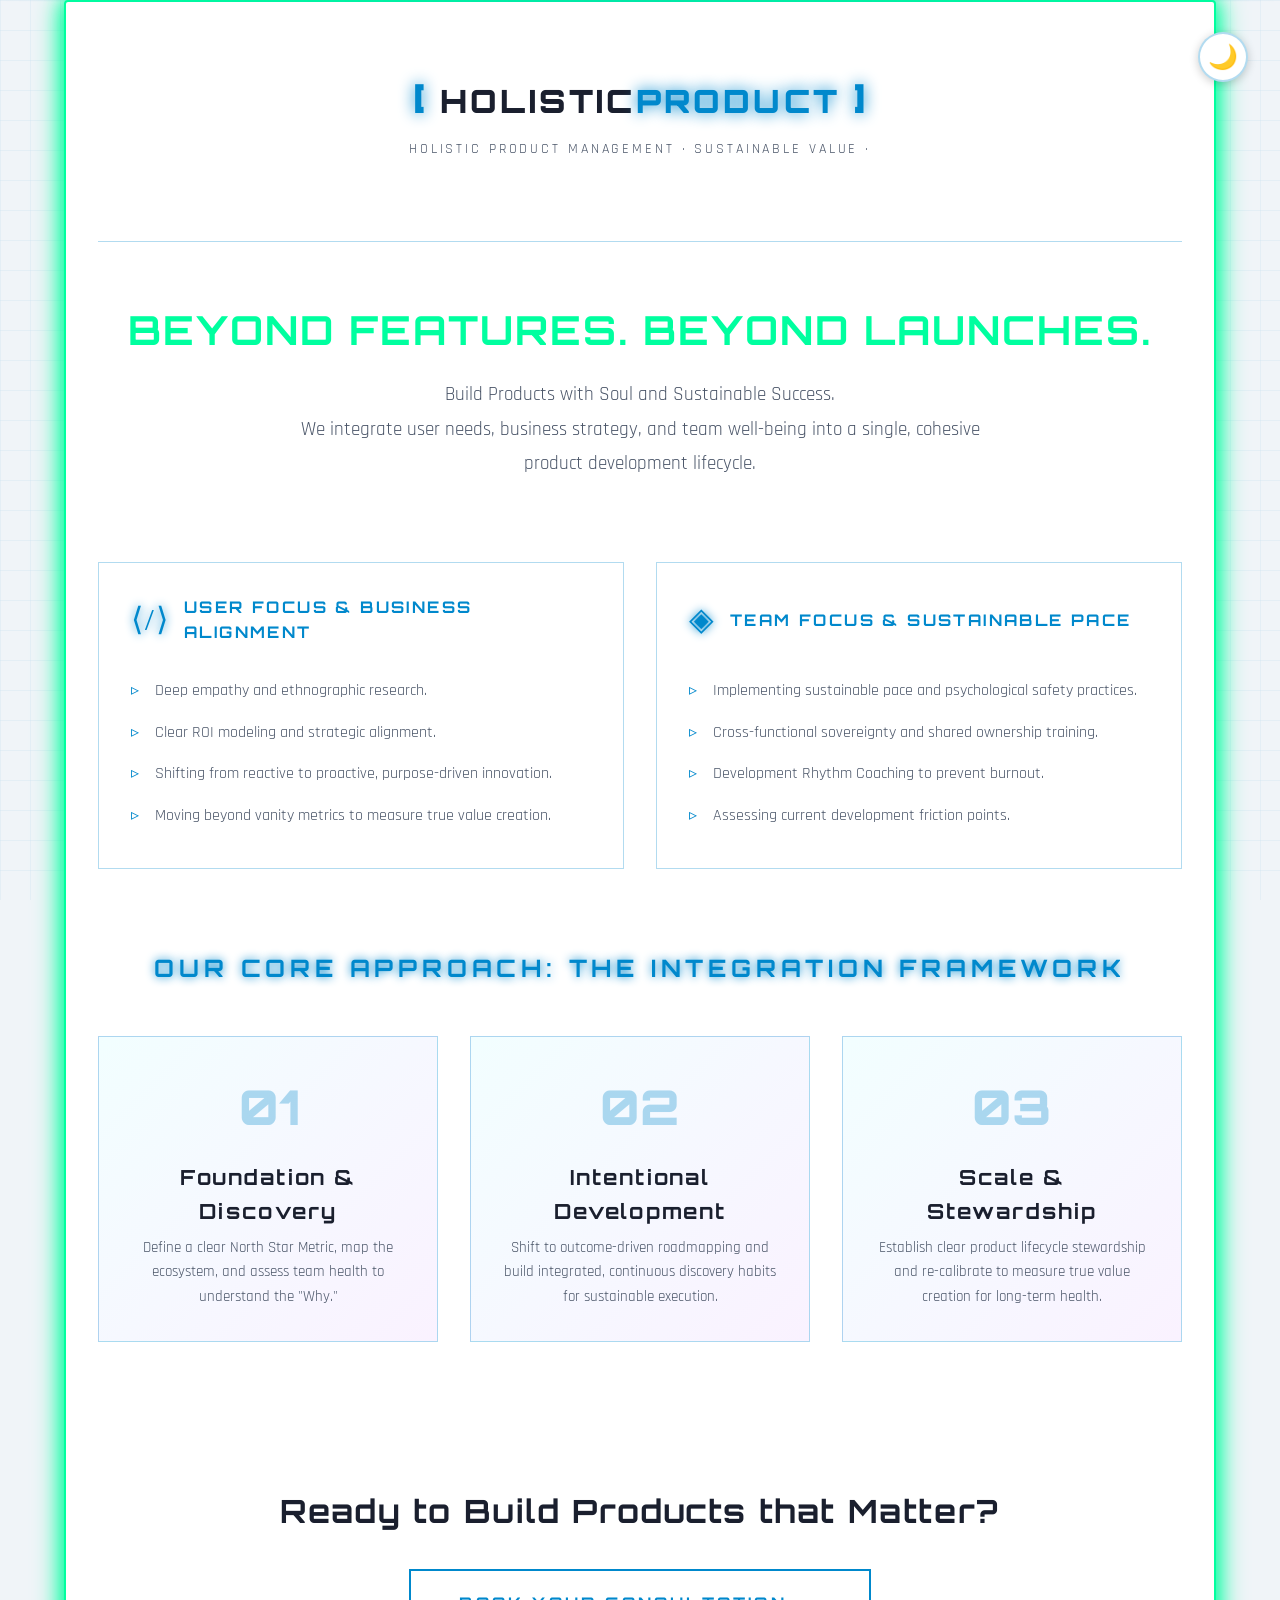
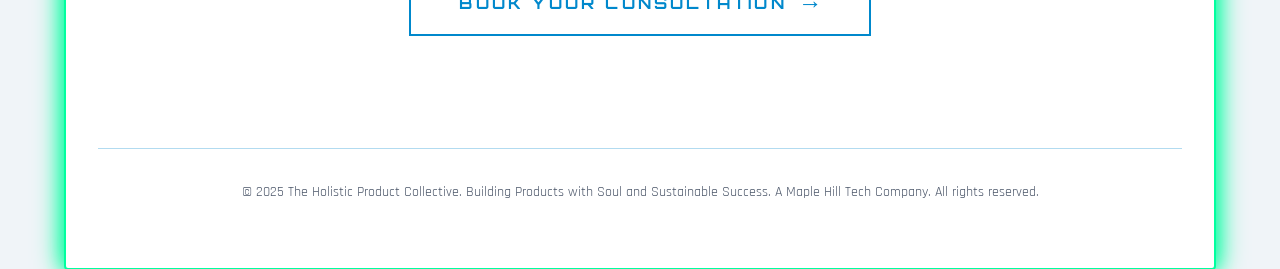
<file: index.html>
<!doctype html>
<html lang="en">
  <head>
    <meta charset="UTF-8" />
    <meta name="viewport" content="width=device-width, initial-scale=1.0" />
    <title id="page-title"></title>

    <!-- SEO Meta Tags -->
    <meta
      name="description"
      content="Michigan-based Holistic Product Management consulting. Serving Detroit, Grand Rapids, Ann Arbor, and throughout MI. Expert SDLC optimization, product engineering, and sustainable development for Michigan tech companies and startups."
    />
    <meta
      name="keywords"
      content="product management Michigan, holistic product management Detroit, SDLC optimization Michigan, product engineering Grand Rapids, software development lifecycle Ann Arbor, sustainable product development Michigan, product strategy Detroit, team health Michigan, product leadership MI, agile product management Michigan, product discovery Detroit, outcome-driven development Michigan, product consultant Michigan, tech consulting Detroit, startup consulting Michigan, Ann Arbor product management, Grand Rapids software consulting, Michigan tech companies, Detroit startups, Michigan product operations"
    />
    <meta name="geo.region" content="US-MI" />
    <meta name="geo.placename" content="Michigan" />
    <meta name="geo.position" content="42.7325;-84.5555" />
    <meta name="ICBM" content="42.7325, -84.5555" />
    <meta name="author" content="The Holistic Product Collective" />
    <meta name="robots" content="index, follow" />
    <meta name="language" content="English" />
    <meta name="revisit-after" content="7 days" />

    <!-- Open Graph / Facebook -->
    <meta property="og:type" content="website" />
    <meta property="og:url" content="https://maplehilltech.github.io/" />
    <meta
      property="og:title"
      content="Michigan Product Management Consulting | The Holistic Product Collective"
    />
    <meta
      property="og:description"
      content="Michigan-based product management consulting. Serving Detroit, Ann Arbor, Grand Rapids. Build products with soul and sustainable success through holistic SDLC optimization."
    />
    <meta
      property="og:image"
      content="https://maplehilltech.github.io/og-image.jpg"
    />
    <meta property="og:site_name" content="The Holistic Product Collective" />
    <meta property="og:locale" content="en_US" />

    <!-- Twitter -->
    <meta property="twitter:card" content="summary_large_image" />
    <meta property="twitter:url" content="https://maplehilltech.github.io/" />
    <meta
      property="twitter:title"
      content="The Holistic Product Collective | Holistic Product Management"
    />
    <meta
      property="twitter:description"
      content="Build products with soul and sustainable success. Expert product management consulting for sustainable value creation."
    />
    <meta
      property="twitter:image"
      content="https://maplehilltech.github.io/twitter-image.jpg"
    />

    <!-- Canonical URL -->
    <link rel="canonical" href="https://maplehilltech.github.io/" />

    <!-- Additional SEO -->
    <meta name="theme-color" content="#0088cc" />
    <meta name="apple-mobile-web-app-capable" content="yes" />
    <meta
      name="apple-mobile-web-app-status-bar-style"
      content="black-translucent"
    />

    <!-- Structured Data / Schema.org for Google -->
    <script type="application/ld+json">
      {
        "@context": "https://schema.org",
        "@type": "ProfessionalService",
        "name": "The Holistic Product Collective",
        "description": "Holistic Product Management consulting services for sustainable product development and team well-being",
        "url": "https://maplehilltech.github.io/",
        "logo": "https://maplehilltech.github.io/logo.png",
        "image": "https://maplehilltech.github.io/og-image.jpg",
        "priceRange": "$$",
        "address": {
          "@type": "PostalAddress",
          "addressCountry": "US"
        },
        "areaServed": "Worldwide",
        "serviceType": [
          "Product Management Consulting",
          "SDLC Optimization",
          "Product Engineering Consulting",
          "Team Health & Sustainability",
          "Product Strategy",
          "Continuous Discovery"
        ],
        "knowsAbout": [
          "Product Management",
          "Software Development Lifecycle",
          "Agile Methodologies",
          "User Research",
          "Product Strategy",
          "Team Leadership",
          "Sustainable Development"
        ]
      }
    </script>

    <link rel="preconnect" href="https://fonts.googleapis.com" />
    <link rel="preconnect" href="https://fonts.gstatic.com" crossorigin />
    <link
      href="https://fonts.googleapis.com/css2?family=Orbitron:wght@400;700;900&family=Rajdhani:wght@300;400;600&display=swap"
      rel="stylesheet"
    />
    <link rel="stylesheet" href="styles.css" />
      <style>
:root {
  --bg-primary: #0a0e17;
  --bg-secondary: #12161f;
  --text-primary: #e0e6f0;
  --text-secondary: #8a92a8;
  --neon-cyan: #00f0ff;
  --neon-magenta: #ff00aa;
  --neon-purple: #9d00ff;
  --accent: #00f0ff;
  --border: rgba(0, 240, 255, 0.3);
  --grid: rgba(0, 240, 255, 0.05);
  --scan-opacity: 0.3;
  --grid-overlay-opacity: 0.5;
  --text-shadow-intensity: 10px;
  --card-shadow: rgba(0, 240, 255, 0.2);
  --glitch-opacity: 0.8;
}

/* Light Theme */
[data-theme="light"] {
  --bg-primary: #f0f4f8;
  --bg-secondary: #ffffff;
  --text-primary: #1a1f2e;
  --text-secondary: #4a5568;
  --neon-cyan: #0088cc;
  --neon-magenta: #d6006e;
  --neon-purple: #7000cc;
  --accent: #0088cc;
  --border: rgba(0, 136, 204, 0.3);
  --grid: rgba(0, 136, 204, 0.08);
  --scan-opacity: 0.2;
  --grid-overlay-opacity: 0.6;
  --text-shadow-intensity: 15px;
  --card-shadow: rgba(0, 136, 204, 0.2);
  --glitch-opacity: 0.5;
}

* {
  margin: 0;
  padding: 0;
  box-sizing: border-box;
}

body {
  font-family: "Rajdhani", sans-serif;
  background: var(--bg-primary);
  color: var(--text-primary);
  line-height: 1.6;
  overflow-x: hidden;
  position: relative;
}

/* Atmospheric Effects */
.scan-line {
  position: fixed;
  top: 0;
  left: 0;
  width: 100%;
  height: 2px;
  background: linear-gradient(
    90deg,
    transparent 0%,
    var(--neon-cyan) 50%,
    transparent 100%
  );
  opacity: var(--scan-opacity);
  animation: scan 8s linear infinite;
  z-index: 1000;
  pointer-events: none;
}

@keyframes scan {
  0% {
    transform: translateY(0);
  }
  100% {
    transform: translateY(100vh);
  }
}

.grid-overlay {
  position: fixed;
  top: 0;
  left: 0;
  width: 100%;
  height: 100%;
  background-image:
    linear-gradient(var(--grid) 1px, transparent 1px),
    linear-gradient(90deg, var(--grid) 1px, transparent 1px);
  background-size: 30px 30px;
  pointer-events: none;
  z-index: 0;
  opacity: var(--grid-overlay-opacity);
}

/* Layout */
.container {
  max-width: 1200px;
  margin: 0 auto;
  padding: 2rem;
  position: relative;
  z-index: 1;
}

/* Header */
header {
  text-align: center;
  padding: 2rem 0 4rem;
  border-bottom: 1px solid var(--border);
  margin-bottom: 4rem;
}

.logo {
  font-family: "Orbitron", monospace;
  font-size: 2rem;
  font-weight: 900;
  letter-spacing: 0.1em;
  margin-bottom: 0.5rem;
  animation: fadeInDown 1s ease-out;
}

.bracket {
  color: var(--neon-cyan);
  font-size: 2.5rem;
  text-shadow: 0 0 var(--text-shadow-intensity) var(--neon-cyan);
}

.logo-text .neon {
  color: var(--neon-cyan);
  text-shadow: 0 0 var(--text-shadow-intensity) var(--neon-cyan);
}

.tagline {
  font-size: 0.9rem;
  color: var(--text-secondary);
  letter-spacing: 0.2em;
  text-transform: uppercase;
  animation: fadeInUp 1s ease-out 0.3s backwards;
}

/* Hero Section */
.hero {
  text-align: center;
  margin-bottom: 5rem;
}

.hero h1 {
  font-family: "Orbitron", monospace;
  font-size: 2.5rem;
  font-weight: 700;
  margin-bottom: 1.5rem;
  letter-spacing: 0.05em;
  line-height: 1.2;
  position: relative;
  animation: fadeInUp 1s ease-out 0.5s backwards;
}

.glitch {
  position: relative;
}

.glitch::before,
.glitch::after {
  content: attr(data-text);
  position: absolute;
  top: 0;
  left: 0;
  width: 100%;
  height: 100%;
  opacity: 0;
}

.glitch:hover::before {
  animation: glitch-1 0.3s cubic-bezier(0.25, 0.46, 0.45, 0.94) both infinite;
  color: var(--neon-cyan);
  z-index: -1;
}

.glitch:hover::after {
  animation: glitch-2 0.3s cubic-bezier(0.25, 0.46, 0.45, 0.94) reverse both
    infinite;
  color: var(--neon-magenta);
  z-index: -2;
}

@keyframes glitch-1 {
  0%,
  100% {
    transform: translate(0);
    opacity: 0;
  }
  33% {
    transform: translate(-2px, 2px);
    opacity: 0.8;
  }
  66% {
    transform: translate(2px, -2px);
    opacity: 0.8;
  }
}

@keyframes glitch-2 {
  0%,
  100% {
    transform: translate(0);
    opacity: 0;
  }
  33% {
    transform: translate(2px, -2px);
    opacity: 0.8;
  }
  66% {
    transform: translate(-2px, 2px);
    opacity: 0.8;
  }
}

.subtitle {
  font-size: 1.2rem;
  color: var(--text-secondary);
  max-width: 700px;
  margin: 0 auto;
  line-height: 1.8;
  animation: fadeInUp 1s ease-out 0.7s backwards;
}

/* Services Section */
.services {
  display: grid;
  grid-template-columns: repeat(auto-fit, minmax(300px, 1fr));
  gap: 2rem;
  margin-bottom: 5rem;
}

.service-card {
  background: var(--bg-secondary);
  border: 1px solid var(--border);
  padding: 2rem;
  position: relative;
  overflow: hidden;
  transition: all 0.3s ease;
  animation: fadeInUp 1s ease-out backwards;
}

.service-card:nth-child(1) {
  animation-delay: 0.9s;
}

.service-card:nth-child(2) {
  animation-delay: 1.1s;
}

.service-card::before {
  content: "";
  position: absolute;
  top: -2px;
  left: -2px;
  right: -2px;
  bottom: -2px;
  background: linear-gradient(45deg, var(--neon-cyan), var(--neon-magenta));
  z-index: -1;
  opacity: 0;
  transition: opacity 0.3s ease;
}

.service-card:hover {
  transform: translateY(-5px);
  box-shadow: 0 10px 40px rgba(0, 240, 255, 0.2);
}

.service-card:hover::before {
  opacity: 0.5;
}

.card-header {
  display: flex;
  align-items: center;
  gap: 1rem;
  margin-bottom: 1.5rem;
}

.icon {
  font-size: 2rem;
  color: var(--neon-cyan);
  text-shadow: 0 0 10px var(--neon-cyan);
}

.service-card h2 {
  font-family: "Orbitron", monospace;
  font-size: 1rem;
  letter-spacing: 0.15em;
  color: var(--neon-cyan);
}

.service-card ul {
  list-style: none;
}

.service-card li {
  padding: 0.5rem 0;
  padding-left: 1.5rem;
  position: relative;
  color: var(--text-secondary);
}

.service-card li::before {
  content: "▹";
  position: absolute;
  left: 0;
  color: var(--neon-cyan);
}

/* Approach Section */
.approach {
  margin-bottom: 5rem;
}

.section-title {
  font-family: "Orbitron", monospace;
  text-align: center;
  font-size: 1.5rem;
  letter-spacing: 0.2em;
  margin-bottom: 3rem;
  color: var(--neon-cyan);
  text-shadow: 0 0 10px var(--neon-cyan);
}

.phases {
  display: grid;
  grid-template-columns: repeat(auto-fit, minmax(250px, 1fr));
  gap: 2rem;
}

.phase {
  text-align: center;
  padding: 2rem;
  background: linear-gradient(
    135deg,
    rgba(0, 240, 255, 0.05) 0%,
    rgba(157, 0, 255, 0.05) 100%
  );
  border: 1px solid var(--border);
  transition: all 0.3s ease;
  animation: fadeInUp 1s ease-out backwards;
}

.phase:nth-child(1) {
  animation-delay: 1.3s;
}
.phase:nth-child(2) {
  animation-delay: 1.5s;
}
.phase:nth-child(3) {
  animation-delay: 1.7s;
}

.phase:hover {
  transform: scale(1.05);
  border-color: var(--neon-cyan);
  box-shadow: 0 0 20px rgba(0, 240, 255, 0.3);
}

.phase-number {
  display: block;
  font-family: "Orbitron", monospace;
  font-size: 3rem;
  font-weight: 900;
  color: var(--neon-cyan);
  opacity: 0.3;
  margin-bottom: 1rem;
}

.phase h3 {
  font-family: "Orbitron", monospace;
  font-size: 1.3rem;
  margin-bottom: 0.5rem;
  letter-spacing: 0.1em;
}

.phase p {
  color: var(--text-secondary);
  font-size: 0.95rem;
}

/* CTA Section */
.cta {
  text-align: center;
  padding: 4rem 0;
  margin-bottom: 3rem;
}

.cta h2 {
  font-family: "Orbitron", monospace;
  font-size: 2rem;
  margin-bottom: 2rem;
  letter-spacing: 0.05em;
}

.cta-button {
  background: transparent;
  border: 2px solid var(--neon-cyan);
  color: var(--neon-cyan);
  font-family: "Orbitron", monospace;
  font-size: 1rem;
  font-weight: 700;
  letter-spacing: 0.2em;
  padding: 1rem 3rem;
  cursor: pointer;
  position: relative;
  overflow: hidden;
  transition: all 0.3s ease;
  display: inline-flex;
  align-items: center;
  gap: 1rem;
}

.cta-button::before {
  content: "";
  position: absolute;
  top: 0;
  left: -100%;
  width: 100%;
  height: 100%;
  background: var(--neon-cyan);
  transition: left 0.3s ease;
  z-index: -1;
}

.cta-button:hover {
  color: var(--bg-primary);
  text-shadow: none;
  transform: translateY(-2px);
  box-shadow: 0 5px 20px rgba(0, 240, 255, 0.5);
}

.cta-button:hover::before {
  left: 0;
}

.cta-button .arrow {
  transition: transform 0.3s ease;
  font-size: 1.5rem;
}

.cta-button:hover .arrow {
  transform: translateX(5px);
}

/* Footer */
footer {
  text-align: center;
  padding: 2rem 0;
  border-top: 1px solid var(--border);
  color: var(--text-secondary);
  font-size: 0.9rem;
}

/* Animations */
@keyframes fadeInDown {
  from {
    opacity: 0;
    transform: translateY(-20px);
  }
  to {
    opacity: 1;
    transform: translateY(0);
  }
}

@keyframes fadeInUp {
  from {
    opacity: 0;
    transform: translateY(20px);
  }
  to {
    opacity: 1;
    transform: translateY(0);
  }
}

@keyframes pulse {
  0%,
  100% {
    transform: scale(1);
    opacity: 0.3;
  }
  50% {
    transform: scale(1.1);
    opacity: 0.6;
  }
}

@keyframes glitch-text {
  0%,
  100% {
    transform: translate(0);
  }
  25% {
    transform: translate(-2px, 2px);
  }
  75% {
    transform: translate(2px, -2px);
  }
}

@keyframes rainbow {
  0% {
    filter: hue-rotate(0deg);
  }
  100% {
    filter: hue-rotate(360deg);
  }
}

/* Responsive Design */
@media (max-width: 768px) {
  .logo {
    font-size: 1.5rem;
  }

  .bracket {
    font-size: 2rem;
  }

  .hero h1 {
    font-size: 1.8rem;
  }

  .subtitle {
    font-size: 1rem;
  }

  .services {
    grid-template-columns: 1fr;
  }

  .phases {
    grid-template-columns: 1fr;
  }

  .cta h2 {
    font-size: 1.5rem;
  }

  .cta-button {
    padding: 0.8rem 2rem;
    font-size: 0.9rem;
  }
}

/* Theme Toggle Button */
.theme-toggle {
  position: fixed;
  top: 2rem;
  right: 2rem;
  width: 50px;
  height: 50px;
  border-radius: 50%;
  background: var(--bg-secondary);
  border: 2px solid var(--border);
  cursor: pointer;
  display: flex;
  align-items: center;
  justify-content: center;
  z-index: 1001;
  transition: all 0.3s ease;
  box-shadow: 0 2px 10px rgba(0, 0, 0, 0.2);
}

.theme-toggle:hover {
  transform: scale(1.1) rotate(15deg);
  border-color: var(--neon-cyan);
  box-shadow: 0 0 20px var(--card-shadow);
}

.theme-toggle:active {
  transform: scale(0.95);
}

.theme-icon {
  font-size: 1.5rem;
  transition: transform 0.3s ease;
}

.theme-toggle:hover .theme-icon {
  transform: rotate(-15deg);
}

@media (max-width: 768px) {
  .theme-toggle {
    top: 1rem;
    right: 1rem;
    width: 45px;
    height: 45px;
  }

  .theme-icon {
    font-size: 1.3rem;
  }
}

    </style>
</head>
  <body>
    <div class="scan-line"></div>
    <div class="grid-overlay"></div>

    <!-- Theme Switcher -->
    <button id="theme-toggle" class="theme-toggle" aria-label="Toggle theme">
      <span class="theme-icon" id="theme-icon">☀️</span>
    </button>

    <div class="container">
      <header>
        <div class="logo">
          <span class="bracket">[</span>
          <span class="logo-text" id="logo-main"></span>
          <span class="bracket">]</span>
        </div>
        <div class="tagline" id="tagline"></div>
      </header>

      <main>
        <section class="hero">
          <h1 class="glitch" id="hero-title"></h1>
          <p class="subtitle" id="hero-subtitle"></p>
        </section>

        <section class="services">
          <div class="service-card" data-perspective="engineering">
            <div class="card-header">
              <span class="icon">⟨/⟩</span>
              <h2 id="service-eng-title"></h2>
            </div>
            <ul id="service-eng-list"></ul>
          </div>

          <div class="service-card" data-perspective="product">
            <div class="card-header">
              <span class="icon">◈</span>
              <h2 id="service-prod-title"></h2>
            </div>
            <ul id="service-prod-list"></ul>
          </div>
        </section>

        <section class="approach">
          <h2 class="section-title" id="approach-title"></h2>
          <div class="phases">
            <div class="phase">
              <span class="phase-number">01</span>
              <h3 id="phase-1-title"></h3>
              <p id="phase-1-desc"></p>
            </div>
            <div class="phase">
              <span class="phase-number">02</span>
              <h3 id="phase-2-title"></h3>
              <p id="phase-2-desc"></p>
            </div>
            <div class="phase">
              <span class="phase-number">03</span>
              <h3 id="phase-3-title"></h3>
              <p id="phase-3-desc"></p>
            </div>
          </div>
        </section>

        <section class="cta">
          <h2 id="cta-title"></h2>
          <button class="cta-button" id="contactBtn">
            <span id="cta-button-text"></span>
            <span class="arrow">→</span>
          </button>
        </section>
      </main>

      <footer>
        <p id="footer-text"></p>
      </footer>
    </div>

    
    
      <script>
// Page Content Configuration
const pageContent = {
  meta: {
    title: "The Holistic Product Collective | Holistic Product Management",
  },

  header: {
    logoMain: 'HOLISTIC<span class="neon">PRODUCT</span>',
    tagline: "Holistic Product Management · Sustainable Value · Team Health",
  },

  hero: {
    title: "BEYOND FEATURES. BEYOND LAUNCHES.",
    subtitle:
      "Build Products with Soul and Sustainable Success. <br> We integrate user needs, business strategy, and team well-being into a single, cohesive product development lifecycle.",
  },

  services: {
    engineering: {
      title: "USER FOCUS & BUSINESS ALIGNMENT",
      items: [
        "Deep empathy and ethnographic research.",
        "Clear ROI modeling and strategic alignment.",
        "Shifting from reactive to proactive, purpose-driven innovation.",
        "Moving beyond vanity metrics to measure true value creation.",
      ],
    },
    product: {
      title: "TEAM FOCUS & SUSTAINABLE PACE",
      items: [
        "Implementing sustainable pace and psychological safety practices.",
        "Cross-functional sovereignty and shared ownership training.",
        "Development Rhythm Coaching to prevent burnout.",
        "Assessing current development friction points.",
      ],
    },
  },

  approach: {
    title: "OUR CORE APPROACH: THE INTEGRATION FRAMEWORK",
    phases: [
      {
        number: "01",
        title: "Foundation & Discovery",
        description:
          'Define a clear North Star Metric, map the ecosystem, and assess team health to understand the "Why."',
      },
      {
        number: "02",
        title: "Intentional Development",
        description:
          "Shift to outcome-driven roadmapping and build integrated, continuous discovery habits for sustainable execution.",
      },
      {
        number: "03",
        title: "Scale & Stewardship",
        description:
          "Establish clear product lifecycle stewardship and re-calibrate to measure true value creation for long-term health.",
      },
    ],
  },

  cta: {
    title: "Ready to Build Products that Matter?",
    buttonText: "BOOK YOUR CONSULTATION",
    contactMessage:
      "Contact functionality would be implemented here.\\n\\nSchedule a free, 30-minute Product Ecosystem Consultation!",
  },

  footer: {
    text: "© 2025 The Holistic Product Collective. Building Products with Soul and Sustainable Success. A Maple Hill Tech Company. All rights reserved.",
  },
};

// Populate page content
document.addEventListener("DOMContentLoaded", function () {
  // Meta
  document.getElementById("page-title").textContent = pageContent.meta.title;

  // Header
  document.getElementById("logo-main").innerHTML = pageContent.header.logoMain;
  document.getElementById("tagline").textContent = pageContent.header.tagline;

  // Hero
  const heroTitle = document.getElementById("hero-title");
  heroTitle.textContent = pageContent.hero.title;
  heroTitle.setAttribute("data-text", pageContent.hero.title);
  document.getElementById("hero-subtitle").innerHTML =
    pageContent.hero.subtitle;

  // Services - Engineering
  document.getElementById("service-eng-title").textContent =
    pageContent.services.engineering.title;
  const engList = document.getElementById("service-eng-list");
  pageContent.services.engineering.items.forEach((item) => {
    const li = document.createElement("li");
    li.textContent = item;
    engList.appendChild(li);
  });

  // Services - Product
  document.getElementById("service-prod-title").textContent =
    pageContent.services.product.title;
  const prodList = document.getElementById("service-prod-list");
  pageContent.services.product.items.forEach((item) => {
    const li = document.createElement("li");
    li.textContent = item;
    prodList.appendChild(li);
  });

  // Approach
  document.getElementById("approach-title").textContent =
    pageContent.approach.title;
  document.getElementById("phase-1-title").textContent =
    pageContent.approach.phases[0].title;
  document.getElementById("phase-1-desc").textContent =
    pageContent.approach.phases[0].description;
  document.getElementById("phase-2-title").textContent =
    pageContent.approach.phases[1].title;
  document.getElementById("phase-2-desc").textContent =
    pageContent.approach.phases[1].description;
  document.getElementById("phase-3-title").textContent =
    pageContent.approach.phases[2].title;
  document.getElementById("phase-3-desc").textContent =
    pageContent.approach.phases[2].description;

  // CTA
  document.getElementById("cta-title").textContent = pageContent.cta.title;
  document.getElementById("cta-button-text").textContent =
    pageContent.cta.buttonText;

  // Footer
  document.getElementById("footer-text").textContent = pageContent.footer.text;
});

// Export for use in other scripts
if (typeof module !== "undefined" && module.exports) {
  module.exports = pageContent;
}


// Theme Management
(function () {
  // Check for saved theme preference or default to system preference
  const getPreferredTheme = () => {
    const savedTheme = localStorage.getItem("theme");
    if (savedTheme) {
      return savedTheme;
    }
    return window.matchMedia("(prefers-color-scheme: light)").matches
      ? "light"
      : "dark";
  };

  const setTheme = (theme) => {
    document.documentElement.setAttribute("data-theme", theme);
    localStorage.setItem("theme", theme);

    // Update icon
    const themeIcon = document.getElementById("theme-icon");
    if (themeIcon) {
      themeIcon.textContent = theme === "light" ? "🌙" : "☀️";
    }
  };

  // Set initial theme
  const initialTheme = getPreferredTheme();
  setTheme(initialTheme);

  // Listen for system theme changes
  window
    .matchMedia("(prefers-color-scheme: light)")
    .addEventListener("change", (e) => {
      if (!localStorage.getItem("theme")) {
        setTheme(e.matches ? "light" : "dark");
      }
    });

  // Theme toggle button handler
  window.addEventListener("DOMContentLoaded", function () {
    const themeToggle = document.getElementById("theme-toggle");
    if (themeToggle) {
      themeToggle.addEventListener("click", function () {
        const currentTheme =
          document.documentElement.getAttribute("data-theme") || "dark";
        const newTheme = currentTheme === "light" ? "dark" : "light";
        setTheme(newTheme);

        // Add a fun rotation animation
        this.style.transform = "rotate(360deg) scale(1.1)";
        setTimeout(() => {
          this.style.transform = "";
        }, 300);
      });
    }
  });
})();

// Smooth scroll behavior
document.addEventListener("DOMContentLoaded", function () {
  // Add entrance animations on scroll
  const observerOptions = {
    threshold: 0.1,
    rootMargin: "0px 0px -50px 0px",
  };

  const observer = new IntersectionObserver(function (entries) {
    entries.forEach((entry) => {
      if (entry.isIntersecting) {
        entry.target.style.opacity = "1";
        entry.target.style.transform = "translateY(0)";
      }
    });
  }, observerOptions);

  // Observe all animated elements
  document.querySelectorAll(".service-card, .phase").forEach((el) => {
    observer.observe(el);
  });

  // CTA Button interaction
  const ctaButton = document.getElementById("contactBtn");
  if (ctaButton) {
    ctaButton.addEventListener("click", function () {
      // Create a pulse effect
      this.style.transform = "scale(0.95)";
      setTimeout(() => {
        this.style.transform = "scale(1)";
      }, 100);

      // Open email client with pre-filled subject and body
      const email = "info@maple-hill.tech";
      const subject = encodeURIComponent("Holistic Product Consultation");
      const body = encodeURIComponent(
        "Please enter your name, contact information, and a high level introduction to the project and problems you would like to consult with us on.\n\nPlease be sure not to share IP or other sensitive information here. We value your company's property and security.",
      );

      window.location.href = `mailto:${email}?subject=${subject}&body=${body}`;
    });
  }

  // Add parallax effect to grid overlay
  let ticking = false;
  const gridOverlay = document.querySelector(".grid-overlay");

  window.addEventListener("scroll", function () {
    if (!ticking) {
      window.requestAnimationFrame(function () {
        const scrolled = window.pageYOffset;
        if (gridOverlay) {
          gridOverlay.style.transform = `translateY(${scrolled * 0.1}px)`;
        }
        ticking = false;
      });
      ticking = true;
    }
  });

  // Service card hover effects
  const serviceCards = document.querySelectorAll(".service-card");
  serviceCards.forEach((card) => {
    card.addEventListener("mouseenter", function () {
      this.style.transition = "all 0.3s ease";
    });

    card.addEventListener("mousemove", function (e) {
      const rect = this.getBoundingClientRect();
      const x = e.clientX - rect.left;
      const y = e.clientY - rect.top;

      const centerX = rect.width / 2;
      const centerY = rect.height / 2;

      const deltaX = (x - centerX) / centerX;
      const deltaY = (y - centerY) / centerY;

      this.style.transform = `
                translateY(-5px)
                rotateY(${deltaX * 5}deg)
                rotateX(${-deltaY * 5}deg)
            `;
    });

    card.addEventListener("mouseleave", function () {
      this.style.transform = "translateY(0) rotateY(0) rotateX(0)";
    });
  });

  // Phase cards pulse effect on hover
  const phases = document.querySelectorAll(".phase");
  phases.forEach((phase) => {
    phase.addEventListener("mouseenter", function () {
      const number = this.querySelector(".phase-number");
      if (number) {
        number.style.animation = "pulse 0.5s ease-in-out";
        setTimeout(() => {
          number.style.animation = "";
        }, 500);
      }
    });
  });

  // Random glitch effect on logo
  const logo = document.querySelector(".logo-text");
  if (logo) {
    setInterval(() => {
      if (Math.random() > 0.95) {
        logo.style.animation = "glitch-text 0.3s";
        setTimeout(() => {
          logo.style.animation = "";
        }, 300);
      }
    }, 2000);
  }

  // Cursor trail effect
  let cursorTrail = [];
  const trailLength = 5;

  document.addEventListener("mousemove", function (e) {
    cursorTrail.push({ x: e.clientX, y: e.clientY, time: Date.now() });

    // Limit trail length
    if (cursorTrail.length > trailLength) {
      cursorTrail.shift();
    }
  });

  // Clean up old trail points
  setInterval(() => {
    const now = Date.now();
    cursorTrail = cursorTrail.filter((point) => now - point.time < 200);
  }, 50);

  // Typing effect for tagline (subtle animation)
  const tagline = document.querySelector(".tagline");
  if (tagline) {
    const text = tagline.textContent;
    tagline.textContent = "";
    tagline.style.opacity = "1";

    let i = 0;
    const typingInterval = setInterval(() => {
      if (i < text.length) {
        tagline.textContent += text.charAt(i);
        i++;
      } else {
        clearInterval(typingInterval);
      }
    }, 30);
  }

  // Easter egg: Konami code
  let konamiCode = [];
  const konamiSequence = [
    "ArrowUp",
    "ArrowUp",
    "ArrowDown",
    "ArrowDown",
    "ArrowLeft",
    "ArrowRight",
    "ArrowLeft",
    "ArrowRight",
    "b",
    "a",
  ];

  document.addEventListener("keydown", function (e) {
    konamiCode.push(e.key);
    konamiCode = konamiCode.slice(-konamiSequence.length);

    if (konamiCode.join(",") === konamiSequence.join(",")) {
      document.body.style.animation = "rainbow 2s infinite";
      setTimeout(() => {
        document.body.style.animation = "";
      }, 5000);
    }
  });
});

    </script>
</body>
</html>
</file>
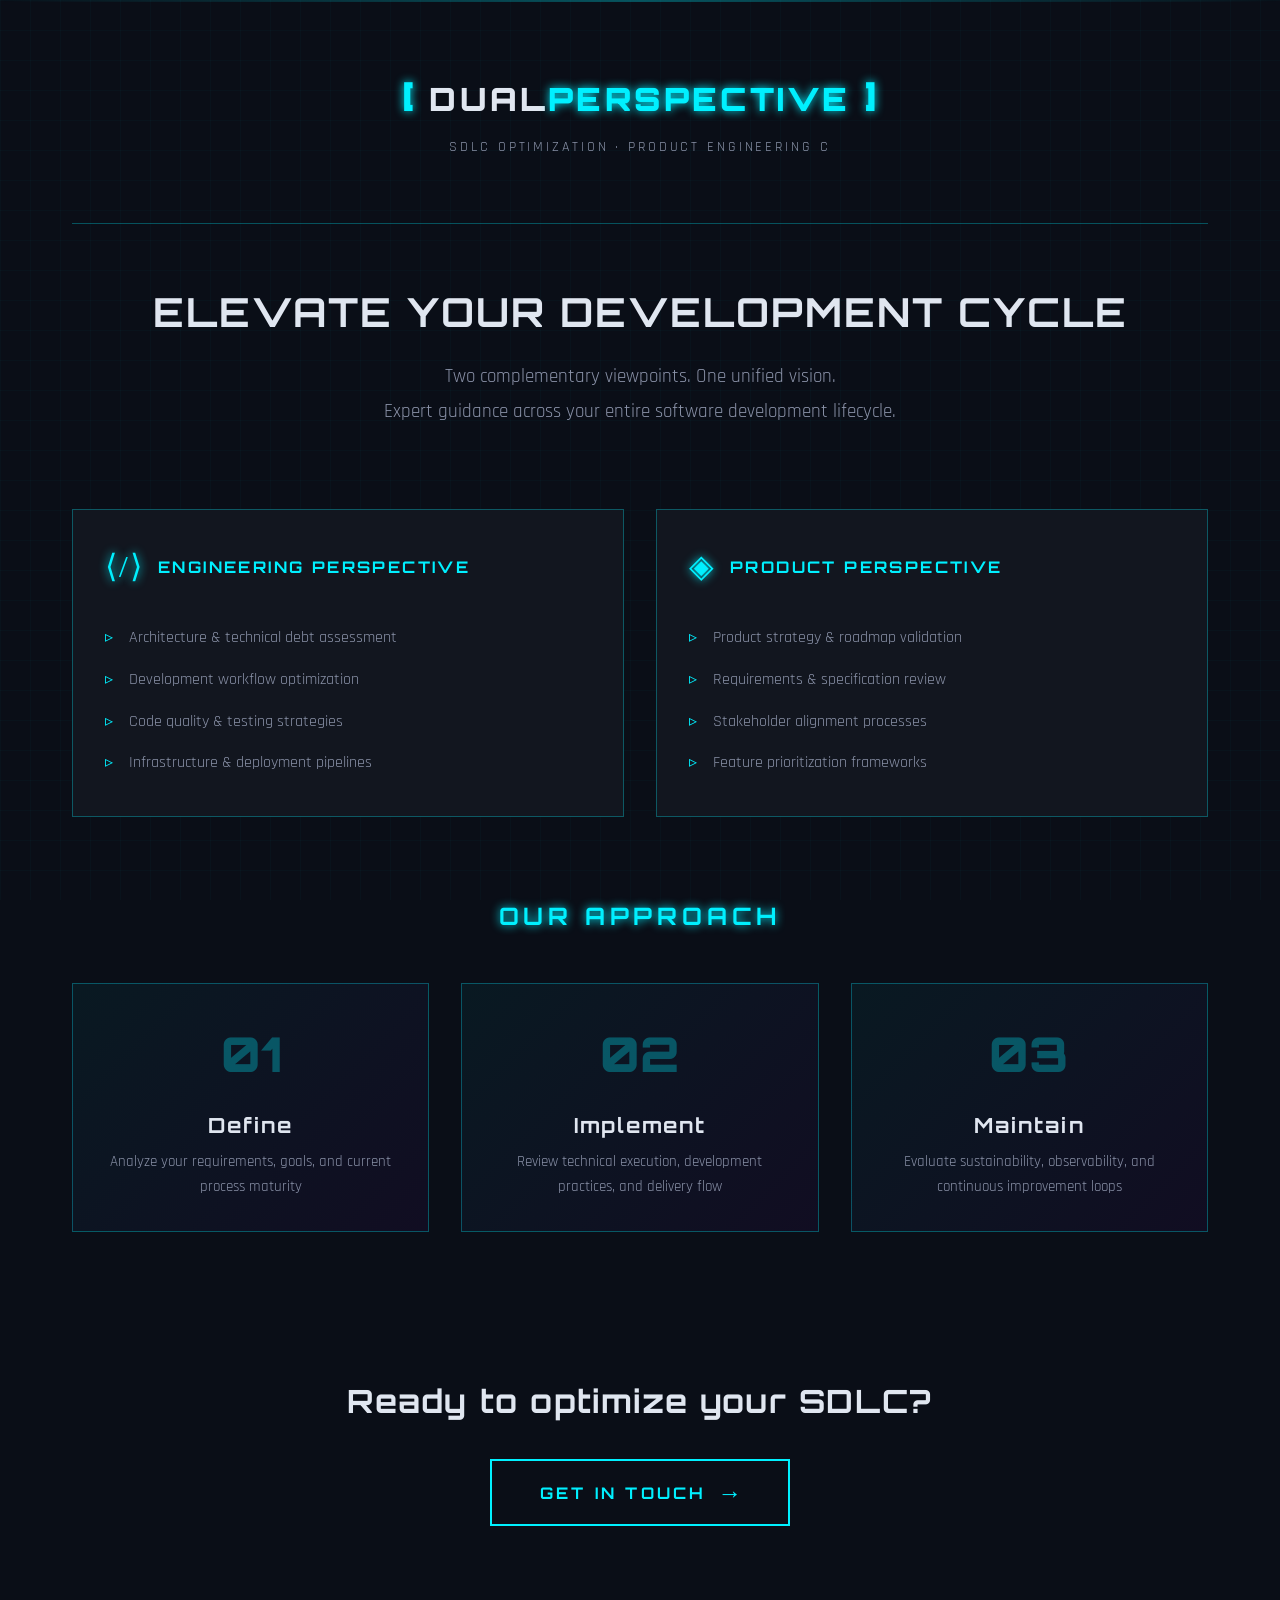
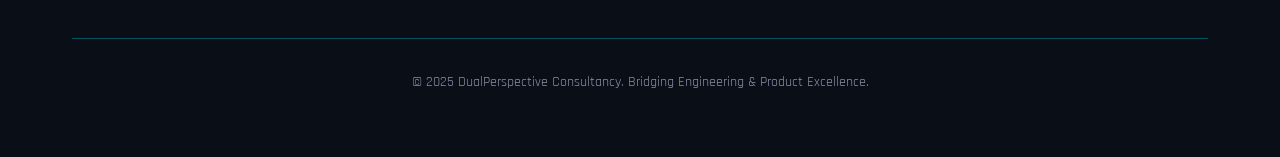
<file: index-standalone.html>
<!DOCTYPE html>
<html lang="en">
<head>
    <meta charset="UTF-8">
    <meta name="viewport" content="width=device-width, initial-scale=1.0">
    <title>Dual Perspective Consultancy | SDLC Excellence</title>
    <link rel="preconnect" href="https://fonts.googleapis.com">
    <link rel="preconnect" href="https://fonts.gstatic.com" crossorigin>
    <link href="https://fonts.googleapis.com/css2?family=Orbitron:wght@400;700;900&family=Rajdhani:wght@300;400;600&display=swap" rel="stylesheet">
    <style>
:root {
    --bg-primary: #0a0e17;
    --bg-secondary: #12161f;
    --text-primary: #e0e6f0;
    --text-secondary: #8a92a8;
    --neon-cyan: #00f0ff;
    --neon-magenta: #ff00aa;
    --neon-purple: #9d00ff;
    --accent: #00f0ff;
    --border: rgba(0, 240, 255, 0.3);
    --grid: rgba(0, 240, 255, 0.05);
}

* {
    margin: 0;
    padding: 0;
    box-sizing: border-box;
}

body {
    font-family: 'Rajdhani', sans-serif;
    background: var(--bg-primary);
    color: var(--text-primary);
    line-height: 1.6;
    overflow-x: hidden;
    position: relative;
}

/* Atmospheric Effects */
.scan-line {
    position: fixed;
    top: 0;
    left: 0;
    width: 100%;
    height: 2px;
    background: linear-gradient(90deg, 
        transparent 0%, 
        var(--neon-cyan) 50%, 
        transparent 100%);
    opacity: 0.3;
    animation: scan 8s linear infinite;
    z-index: 1000;
    pointer-events: none;
}

@keyframes scan {
    0% { transform: translateY(0); }
    100% { transform: translateY(100vh); }
}

.grid-overlay {
    position: fixed;
    top: 0;
    left: 0;
    width: 100%;
    height: 100%;
    background-image: 
        linear-gradient(var(--grid) 1px, transparent 1px),
        linear-gradient(90deg, var(--grid) 1px, transparent 1px);
    background-size: 30px 30px;
    pointer-events: none;
    z-index: 0;
    opacity: 0.5;
}

/* Layout */
.container {
    max-width: 1200px;
    margin: 0 auto;
    padding: 2rem;
    position: relative;
    z-index: 1;
}

/* Header */
header {
    text-align: center;
    padding: 2rem 0 4rem;
    border-bottom: 1px solid var(--border);
    margin-bottom: 4rem;
}

.logo {
    font-family: 'Orbitron', monospace;
    font-size: 2rem;
    font-weight: 900;
    letter-spacing: 0.1em;
    margin-bottom: 0.5rem;
    animation: fadeInDown 1s ease-out;
}

.bracket {
    color: var(--neon-cyan);
    font-size: 2.5rem;
    text-shadow: 0 0 10px var(--neon-cyan);
}

.logo-text .neon {
    color: var(--neon-cyan);
    text-shadow: 0 0 10px var(--neon-cyan);
}

.tagline {
    font-size: 0.9rem;
    color: var(--text-secondary);
    letter-spacing: 0.2em;
    text-transform: uppercase;
    animation: fadeInUp 1s ease-out 0.3s backwards;
}

/* Hero Section */
.hero {
    text-align: center;
    margin-bottom: 5rem;
}

.hero h1 {
    font-family: 'Orbitron', monospace;
    font-size: 2.5rem;
    font-weight: 700;
    margin-bottom: 1.5rem;
    letter-spacing: 0.05em;
    line-height: 1.2;
    position: relative;
    animation: fadeInUp 1s ease-out 0.5s backwards;
}

.glitch {
    position: relative;
}

.glitch::before,
.glitch::after {
    content: attr(data-text);
    position: absolute;
    top: 0;
    left: 0;
    width: 100%;
    height: 100%;
    opacity: 0;
}

.glitch:hover::before {
    animation: glitch-1 0.3s cubic-bezier(0.25, 0.46, 0.45, 0.94) both infinite;
    color: var(--neon-cyan);
    z-index: -1;
}

.glitch:hover::after {
    animation: glitch-2 0.3s cubic-bezier(0.25, 0.46, 0.45, 0.94) reverse both infinite;
    color: var(--neon-magenta);
    z-index: -2;
}

@keyframes glitch-1 {
    0%, 100% {
        transform: translate(0);
        opacity: 0;
    }
    33% {
        transform: translate(-2px, 2px);
        opacity: 0.8;
    }
    66% {
        transform: translate(2px, -2px);
        opacity: 0.8;
    }
}

@keyframes glitch-2 {
    0%, 100% {
        transform: translate(0);
        opacity: 0;
    }
    33% {
        transform: translate(2px, -2px);
        opacity: 0.8;
    }
    66% {
        transform: translate(-2px, 2px);
        opacity: 0.8;
    }
}

.subtitle {
    font-size: 1.2rem;
    color: var(--text-secondary);
    max-width: 700px;
    margin: 0 auto;
    line-height: 1.8;
    animation: fadeInUp 1s ease-out 0.7s backwards;
}

/* Services Section */
.services {
    display: grid;
    grid-template-columns: repeat(auto-fit, minmax(300px, 1fr));
    gap: 2rem;
    margin-bottom: 5rem;
}

.service-card {
    background: var(--bg-secondary);
    border: 1px solid var(--border);
    padding: 2rem;
    position: relative;
    overflow: hidden;
    transition: all 0.3s ease;
    animation: fadeInUp 1s ease-out backwards;
}

.service-card:nth-child(1) {
    animation-delay: 0.9s;
}

.service-card:nth-child(2) {
    animation-delay: 1.1s;
}

.service-card::before {
    content: '';
    position: absolute;
    top: -2px;
    left: -2px;
    right: -2px;
    bottom: -2px;
    background: linear-gradient(45deg, var(--neon-cyan), var(--neon-magenta));
    z-index: -1;
    opacity: 0;
    transition: opacity 0.3s ease;
}

.service-card:hover {
    transform: translateY(-5px);
    box-shadow: 0 10px 40px rgba(0, 240, 255, 0.2);
}

.service-card:hover::before {
    opacity: 0.5;
}

.card-header {
    display: flex;
    align-items: center;
    gap: 1rem;
    margin-bottom: 1.5rem;
}

.icon {
    font-size: 2rem;
    color: var(--neon-cyan);
    text-shadow: 0 0 10px var(--neon-cyan);
}

.service-card h2 {
    font-family: 'Orbitron', monospace;
    font-size: 1rem;
    letter-spacing: 0.15em;
    color: var(--neon-cyan);
}

.service-card ul {
    list-style: none;
}

.service-card li {
    padding: 0.5rem 0;
    padding-left: 1.5rem;
    position: relative;
    color: var(--text-secondary);
}

.service-card li::before {
    content: '▹';
    position: absolute;
    left: 0;
    color: var(--neon-cyan);
}

/* Approach Section */
.approach {
    margin-bottom: 5rem;
}

.section-title {
    font-family: 'Orbitron', monospace;
    text-align: center;
    font-size: 1.5rem;
    letter-spacing: 0.2em;
    margin-bottom: 3rem;
    color: var(--neon-cyan);
    text-shadow: 0 0 10px var(--neon-cyan);
}

.phases {
    display: grid;
    grid-template-columns: repeat(auto-fit, minmax(250px, 1fr));
    gap: 2rem;
}

.phase {
    text-align: center;
    padding: 2rem;
    background: linear-gradient(135deg, 
        rgba(0, 240, 255, 0.05) 0%, 
        rgba(157, 0, 255, 0.05) 100%);
    border: 1px solid var(--border);
    transition: all 0.3s ease;
    animation: fadeInUp 1s ease-out backwards;
}

.phase:nth-child(1) { animation-delay: 1.3s; }
.phase:nth-child(2) { animation-delay: 1.5s; }
.phase:nth-child(3) { animation-delay: 1.7s; }

.phase:hover {
    transform: scale(1.05);
    border-color: var(--neon-cyan);
    box-shadow: 0 0 20px rgba(0, 240, 255, 0.3);
}

.phase-number {
    display: block;
    font-family: 'Orbitron', monospace;
    font-size: 3rem;
    font-weight: 900;
    color: var(--neon-cyan);
    opacity: 0.3;
    margin-bottom: 1rem;
}

.phase h3 {
    font-family: 'Orbitron', monospace;
    font-size: 1.3rem;
    margin-bottom: 0.5rem;
    letter-spacing: 0.1em;
}

.phase p {
    color: var(--text-secondary);
    font-size: 0.95rem;
}

/* CTA Section */
.cta {
    text-align: center;
    padding: 4rem 0;
    margin-bottom: 3rem;
}

.cta h2 {
    font-family: 'Orbitron', monospace;
    font-size: 2rem;
    margin-bottom: 2rem;
    letter-spacing: 0.05em;
}

.cta-button {
    background: transparent;
    border: 2px solid var(--neon-cyan);
    color: var(--neon-cyan);
    font-family: 'Orbitron', monospace;
    font-size: 1rem;
    font-weight: 700;
    letter-spacing: 0.2em;
    padding: 1rem 3rem;
    cursor: pointer;
    position: relative;
    overflow: hidden;
    transition: all 0.3s ease;
    display: inline-flex;
    align-items: center;
    gap: 1rem;
}

.cta-button::before {
    content: '';
    position: absolute;
    top: 0;
    left: -100%;
    width: 100%;
    height: 100%;
    background: var(--neon-cyan);
    transition: left 0.3s ease;
    z-index: -1;
}

.cta-button:hover {
    color: var(--bg-primary);
    text-shadow: none;
    transform: translateY(-2px);
    box-shadow: 0 5px 20px rgba(0, 240, 255, 0.5);
}

.cta-button:hover::before {
    left: 0;
}

.cta-button .arrow {
    transition: transform 0.3s ease;
    font-size: 1.5rem;
}

.cta-button:hover .arrow {
    transform: translateX(5px);
}

/* Footer */
footer {
    text-align: center;
    padding: 2rem 0;
    border-top: 1px solid var(--border);
    color: var(--text-secondary);
    font-size: 0.9rem;
}

/* Animations */
@keyframes fadeInDown {
    from {
        opacity: 0;
        transform: translateY(-20px);
    }
    to {
        opacity: 1;
        transform: translateY(0);
    }
}

@keyframes fadeInUp {
    from {
        opacity: 0;
        transform: translateY(20px);
    }
    to {
        opacity: 1;
        transform: translateY(0);
    }
}

/* Responsive Design */
@media (max-width: 768px) {
    .logo {
        font-size: 1.5rem;
    }
    
    .bracket {
        font-size: 2rem;
    }
    
    .hero h1 {
        font-size: 1.8rem;
    }
    
    .subtitle {
        font-size: 1rem;
    }
    
    .services {
        grid-template-columns: 1fr;
    }
    
    .phases {
        grid-template-columns: 1fr;
    }
    
    .cta h2 {
        font-size: 1.5rem;
    }
    
    .cta-button {
        padding: 0.8rem 2rem;
        font-size: 0.9rem;
    }
}
    </style>
</head>
<body>
    <div class="scan-line"></div>
    <div class="grid-overlay"></div>
    
    <div class="container">
        <header>
            <div class="logo">
                <span class="bracket">[</span>
                <span class="logo-text">DUAL<span class="neon">PERSPECTIVE</span></span>
                <span class="bracket">]</span>
            </div>
            <div class="tagline">SDLC Optimization · Product Engineering Consulting</div>
        </header>

        <main>
            <section class="hero">
                <h1 class="glitch" data-text="ELEVATE YOUR DEVELOPMENT CYCLE">
                    ELEVATE YOUR DEVELOPMENT CYCLE
                </h1>
                <p class="subtitle">
                    Two complementary viewpoints. One unified vision. <br>
                    Expert guidance across your entire software development lifecycle.
                </p>
            </section>

            <section class="services">
                <div class="service-card" data-perspective="engineering">
                    <div class="card-header">
                        <span class="icon">⟨/⟩</span>
                        <h2>ENGINEERING PERSPECTIVE</h2>
                    </div>
                    <ul>
                        <li>Architecture & technical debt assessment</li>
                        <li>Development workflow optimization</li>
                        <li>Code quality & testing strategies</li>
                        <li>Infrastructure & deployment pipelines</li>
                    </ul>
                </div>

                <div class="service-card" data-perspective="product">
                    <div class="card-header">
                        <span class="icon">◈</span>
                        <h2>PRODUCT PERSPECTIVE</h2>
                    </div>
                    <ul>
                        <li>Product strategy & roadmap validation</li>
                        <li>Requirements & specification review</li>
                        <li>Stakeholder alignment processes</li>
                        <li>Feature prioritization frameworks</li>
                    </ul>
                </div>
            </section>

            <section class="approach">
                <h2 class="section-title">OUR APPROACH</h2>
                <div class="phases">
                    <div class="phase">
                        <span class="phase-number">01</span>
                        <h3>Define</h3>
                        <p>Analyze your requirements, goals, and current process maturity</p>
                    </div>
                    <div class="phase">
                        <span class="phase-number">02</span>
                        <h3>Implement</h3>
                        <p>Review technical execution, development practices, and delivery flow</p>
                    </div>
                    <div class="phase">
                        <span class="phase-number">03</span>
                        <h3>Maintain</h3>
                        <p>Evaluate sustainability, observability, and continuous improvement loops</p>
                    </div>
                </div>
            </section>

            <section class="cta">
                <h2>Ready to optimize your SDLC?</h2>
                <button class="cta-button" id="contactBtn">
                    <span>GET IN TOUCH</span>
                    <span class="arrow">→</span>
                </button>
            </section>
        </main>

        <footer>
            <p>© 2025 DualPerspective Consultancy. Bridging Engineering & Product Excellence.</p>
        </footer>
    </div>

    <script>
// Smooth scroll behavior
document.addEventListener('DOMContentLoaded', function() {
    // Add entrance animations on scroll
    const observerOptions = {
        threshold: 0.1,
        rootMargin: '0px 0px -50px 0px'
    };

    const observer = new IntersectionObserver(function(entries) {
        entries.forEach(entry => {
            if (entry.isIntersecting) {
                entry.target.style.opacity = '1';
                entry.target.style.transform = 'translateY(0)';
            }
        });
    }, observerOptions);

    // Observe all animated elements
    document.querySelectorAll('.service-card, .phase').forEach(el => {
        observer.observe(el);
    });

    // CTA Button interaction
    const ctaButton = document.getElementById('contactBtn');
    if (ctaButton) {
        ctaButton.addEventListener('click', function() {
            // Create a pulse effect
            this.style.transform = 'scale(0.95)';
            setTimeout(() => {
                this.style.transform = 'scale(1)';
            }, 100);

            // In a real implementation, this would open a contact form or mailto link
            alert('Contact functionality would be implemented here.\n\nFor now, reach out to discuss optimizing your SDLC!');
        });
    }

    // Add parallax effect to grid overlay
    let ticking = false;
    const gridOverlay = document.querySelector('.grid-overlay');
    
    window.addEventListener('scroll', function() {
        if (!ticking) {
            window.requestAnimationFrame(function() {
                const scrolled = window.pageYOffset;
                if (gridOverlay) {
                    gridOverlay.style.transform = `translateY(${scrolled * 0.1}px)`;
                }
                ticking = false;
            });
            ticking = true;
        }
    });

    // Service card hover effects
    const serviceCards = document.querySelectorAll('.service-card');
    serviceCards.forEach(card => {
        card.addEventListener('mouseenter', function() {
            this.style.transition = 'all 0.3s ease';
        });

        card.addEventListener('mousemove', function(e) {
            const rect = this.getBoundingClientRect();
            const x = e.clientX - rect.left;
            const y = e.clientY - rect.top;
            
            const centerX = rect.width / 2;
            const centerY = rect.height / 2;
            
            const deltaX = (x - centerX) / centerX;
            const deltaY = (y - centerY) / centerY;
            
            this.style.transform = `
                translateY(-5px) 
                rotateY(${deltaX * 5}deg) 
                rotateX(${-deltaY * 5}deg)
            `;
        });

        card.addEventListener('mouseleave', function() {
            this.style.transform = 'translateY(0) rotateY(0) rotateX(0)';
        });
    });

    // Phase cards pulse effect on hover
    const phases = document.querySelectorAll('.phase');
    phases.forEach(phase => {
        phase.addEventListener('mouseenter', function() {
            const number = this.querySelector('.phase-number');
            if (number) {
                number.style.animation = 'pulse 0.5s ease-in-out';
                setTimeout(() => {
                    number.style.animation = '';
                }, 500);
            }
        });
    });

    // Random glitch effect on logo
    const logo = document.querySelector('.logo-text');
    if (logo) {
        setInterval(() => {
            if (Math.random() > 0.95) {
                logo.style.animation = 'glitch-text 0.3s';
                setTimeout(() => {
                    logo.style.animation = '';
                }, 300);
            }
        }, 2000);
    }

    // Cursor trail effect
    let cursorTrail = [];
    const trailLength = 5;

    document.addEventListener('mousemove', function(e) {
        cursorTrail.push({ x: e.clientX, y: e.clientY, time: Date.now() });
        
        // Limit trail length
        if (cursorTrail.length > trailLength) {
            cursorTrail.shift();
        }
    });

    // Clean up old trail points
    setInterval(() => {
        const now = Date.now();
        cursorTrail = cursorTrail.filter(point => now - point.time < 200);
    }, 50);

    // Typing effect for tagline (subtle animation)
    const tagline = document.querySelector('.tagline');
    if (tagline) {
        const text = tagline.textContent;
        tagline.textContent = '';
        tagline.style.opacity = '1';
        
        let i = 0;
        const typingInterval = setInterval(() => {
            if (i < text.length) {
                tagline.textContent += text.charAt(i);
                i++;
            } else {
                clearInterval(typingInterval);
            }
        }, 30);
    }

    // Easter egg: Konami code
    let konamiCode = [];
    const konamiSequence = ['ArrowUp', 'ArrowUp', 'ArrowDown', 'ArrowDown', 'ArrowLeft', 'ArrowRight', 'ArrowLeft', 'ArrowRight', 'b', 'a'];
    
    document.addEventListener('keydown', function(e) {
        konamiCode.push(e.key);
        konamiCode = konamiCode.slice(-konamiSequence.length);
        
        if (konamiCode.join(',') === konamiSequence.join(',')) {
            document.body.style.animation = 'rainbow 2s infinite';
            setTimeout(() => {
                document.body.style.animation = '';
            }, 5000);
        }
    });
});

// Add pulse animation to CSS dynamically
const style = document.createElement('style');
style.textContent = `
    @keyframes pulse {
        0%, 100% {
            transform: scale(1);
            opacity: 0.3;
        }
        50% {
            transform: scale(1.1);
            opacity: 0.6;
        }
    }
    
    @keyframes glitch-text {
        0%, 100% {
            transform: translate(0);
        }
        25% {
            transform: translate(-2px, 2px);
        }
        75% {
            transform: translate(2px, -2px);
        }
    }
    
    @keyframes rainbow {
        0% { filter: hue-rotate(0deg); }
        100% { filter: hue-rotate(360deg); }
    }
`;
document.head.appendChild(style);
    </script>
</body>
</html>
</file>
<file: styles.css>
/* CSS Variables for easy theme switching */
:root {
    --bg-primary: #0a0e27;
    --bg-secondary: #1a1f3a;
    --color-primary: #00ff9f;
    --color-secondary: #ff00ff;
    --color-accent: #00d4ff;
    --color-text: #e0e0e0;
    --color-text-dim: #8892b0;
    --shadow-glow: 0 0 10px var(--color-primary);
    --shadow-glow-strong: 0 0 20px var(--color-primary), 0 0 30px var(--color-primary);
}

/* Alternative theme (can be activated via JavaScript) */
.theme-alternate {
    --bg-primary: #1a0f2e;
    --bg-secondary: #2d1b4e;
    --color-primary: #ff6ec7;
    --color-secondary: #ffd700;
    --color-accent: #00ffff;
    --color-text: #f0f0f0;
    --color-text-dim: #a8a8a8;
}

/* Reset and Base Styles */
* {
    margin: 0;
    padding: 0;
    box-sizing: border-box;
}

body {
    font-family: 'Courier New', monospace;
    background: var(--bg-primary);
    color: var(--color-text);
    min-height: 100vh;
    display: flex;
    align-items: center;
    justify-content: center;
    position: relative;
    overflow-x: hidden;
}

/* Scanline effect overlay */
.scanlines {
    position: fixed;
    top: 0;
    left: 0;
    width: 100%;
    height: 100%;
    pointer-events: none;
    background: repeating-linear-gradient(
        0deg,
        rgba(0, 0, 0, 0.15),
        rgba(0, 0, 0, 0.15) 1px,
        transparent 1px,
        transparent 2px
    );
    z-index: 999;
    animation: scanline-move 8s linear infinite;
}

@keyframes scanline-move {
    0% {
        transform: translateY(0);
    }
    100% {
        transform: translateY(10px);
    }
}

/* Container */
.container {
    max-width: 800px;
    width: 90%;
    padding: 2rem;
    background: var(--bg-secondary);
    border: 2px solid var(--color-primary);
    box-shadow: var(--shadow-glow-strong);
    border-radius: 4px;
    position: relative;
    z-index: 1;
}

/* Header */
.header {
    text-align: center;
    margin-bottom: 3rem;
    padding-bottom: 1.5rem;
    border-bottom: 1px solid var(--color-primary);
}

.glitch {
    font-size: 2.5rem;
    font-weight: bold;
    text-transform: uppercase;
    position: relative;
    color: var(--color-primary);
    letter-spacing: 0.1em;
    animation: glitch-text 5s infinite;
}

/* Glitch animation effect */
@keyframes glitch-text {
    0%, 90%, 100% {
        text-shadow: 
            2px 2px 0 var(--color-secondary),
            -2px -2px 0 var(--color-accent);
    }
    92% {
        text-shadow: 
            -2px 2px 0 var(--color-secondary),
            2px -2px 0 var(--color-accent);
    }
    94% {
        text-shadow: 
            2px -2px 0 var(--color-secondary),
            -2px 2px 0 var(--color-accent);
    }
}

/* Main Content */
.main-content {
    padding: 2rem 0;
}

.content-box {
    margin-bottom: 2rem;
}

.tagline {
    font-size: 1.5rem;
    color: var(--color-accent);
    margin-bottom: 1rem;
    text-align: center;
}

.description {
    font-size: 1.1rem;
    line-height: 1.6;
    color: var(--color-text-dim);
    text-align: center;
    margin-bottom: 2rem;
}

/* Status Indicator */
.status {
    display: flex;
    align-items: center;
    justify-content: center;
    gap: 0.5rem;
    padding: 1rem;
    background: rgba(0, 255, 159, 0.05);
    border: 1px solid var(--color-primary);
    border-radius: 4px;
}

.status-indicator {
    width: 12px;
    height: 12px;
    background: var(--color-primary);
    border-radius: 50%;
    box-shadow: var(--shadow-glow);
    animation: pulse 2s ease-in-out infinite;
}

@keyframes pulse {
    0%, 100% {
        opacity: 1;
        transform: scale(1);
    }
    50% {
        opacity: 0.6;
        transform: scale(1.1);
    }
}

.status-text {
    font-size: 0.9rem;
    color: var(--color-primary);
    text-transform: uppercase;
    letter-spacing: 0.1em;
}

/* Controls */
.controls {
    display: flex;
    justify-content: center;
    gap: 1rem;
    margin-top: 2rem;
}

.btn {
    background: transparent;
    border: 2px solid var(--color-primary);
    color: var(--color-primary);
    padding: 0.75rem 2rem;
    font-family: 'Courier New', monospace;
    font-size: 1rem;
    text-transform: uppercase;
    letter-spacing: 0.1em;
    cursor: pointer;
    position: relative;
    transition: all 0.3s ease;
    overflow: hidden;
}

.btn:hover {
    background: var(--color-primary);
    color: var(--bg-primary);
    box-shadow: var(--shadow-glow-strong);
    transform: translateY(-2px);
}

.btn:active {
    transform: translateY(0);
}

.btn:focus {
    outline: 2px solid var(--color-accent);
    outline-offset: 2px;
}

.btn::before {
    content: '';
    position: absolute;
    top: 50%;
    left: 50%;
    width: 0;
    height: 0;
    border-radius: 50%;
    background: rgba(255, 255, 255, 0.3);
    transform: translate(-50%, -50%);
    transition: width 0.6s, height 0.6s;
}

.btn:hover::before {
    width: 300px;
    height: 300px;
}

.btn-text {
    position: relative;
    z-index: 1;
}

/* Footer */
.footer {
    text-align: center;
    margin-top: 3rem;
    padding-top: 1.5rem;
    border-top: 1px solid var(--color-primary);
    color: var(--color-text-dim);
    font-size: 0.9rem;
}

/* Responsive Design */
@media (max-width: 768px) {
    .glitch {
        font-size: 1.8rem;
    }
    
    .tagline {
        font-size: 1.2rem;
    }
    
    .description {
        font-size: 1rem;
    }
    
    .container {
        padding: 1.5rem;
    }
}

@media (max-width: 480px) {
    .glitch {
        font-size: 1.4rem;
    }
    
    .btn {
        padding: 0.6rem 1.5rem;
        font-size: 0.9rem;
    }
}
</file>
